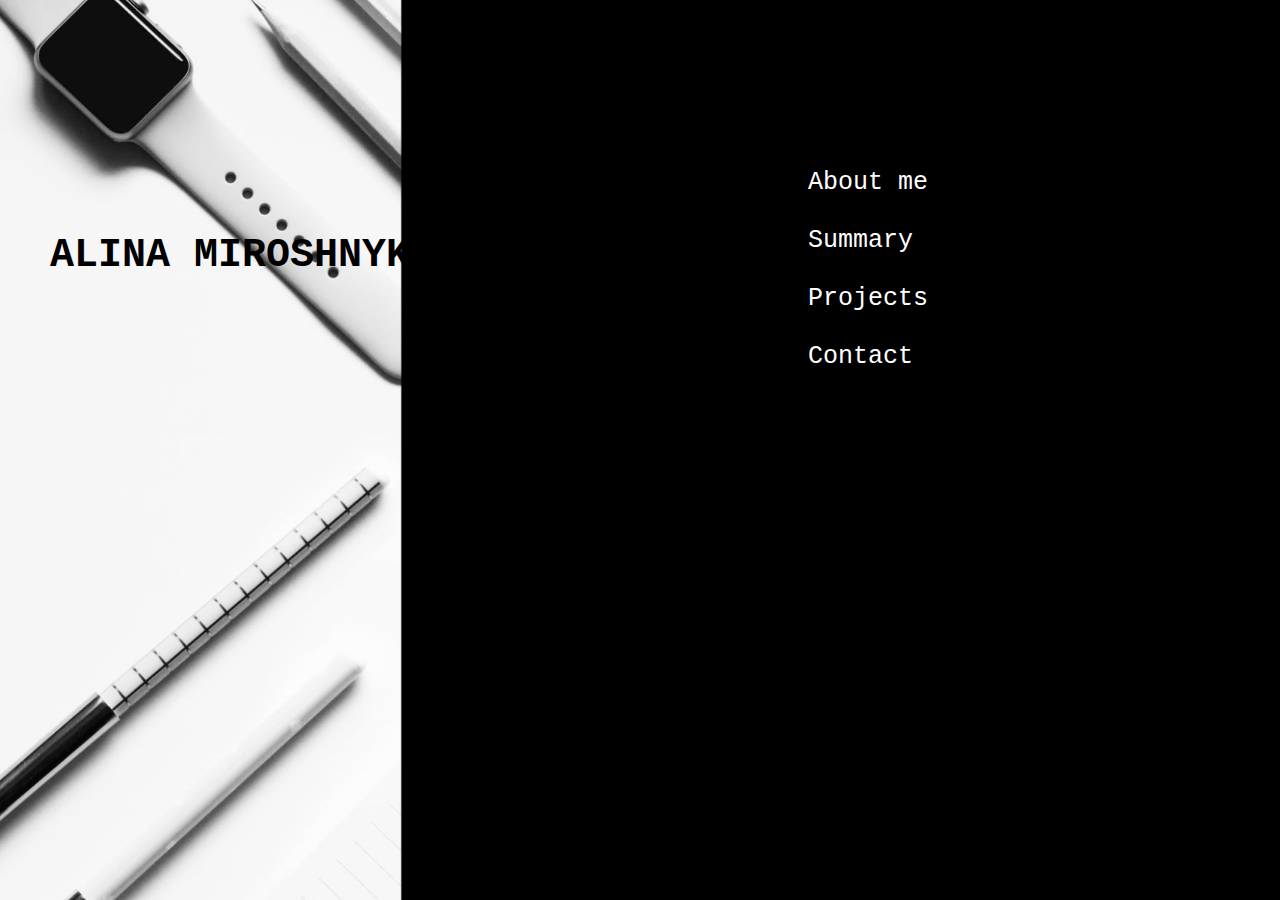
<file: index.html>
<doctype html>

    <head>
        <link type="text/css" rel="stylesheet" href="https://fonts.googleapis.com/css?family=Roboto:300,400,500,700">
        <meta charset="utf-8">
        <title>Alina Miroshnyk</title>
        <link rel="stylesheet" type="text/css" href="css/styles.css">
    </head>

    <body>
        <div class="split left">
            <div class="centered">
                <h2 style="color: black;">ALINA MIROSHNYK</h2>
            </div>

            <p style="color: white;">
                <a style="color: white;" href=" aboutme.html ">About me</a>
                <br>
                <br>

                <a style="color: white;" href="summary.html ">Summary</a>
                <br>
                <br>

                <a style="color: white;" href="projects.html ">Projects</a>
                <br>
                <br>

                <a style="color: white;" href="contact.html ">Contact</a>
                <br>
                <br>
            </p>

    </body>

    </html>
</file>
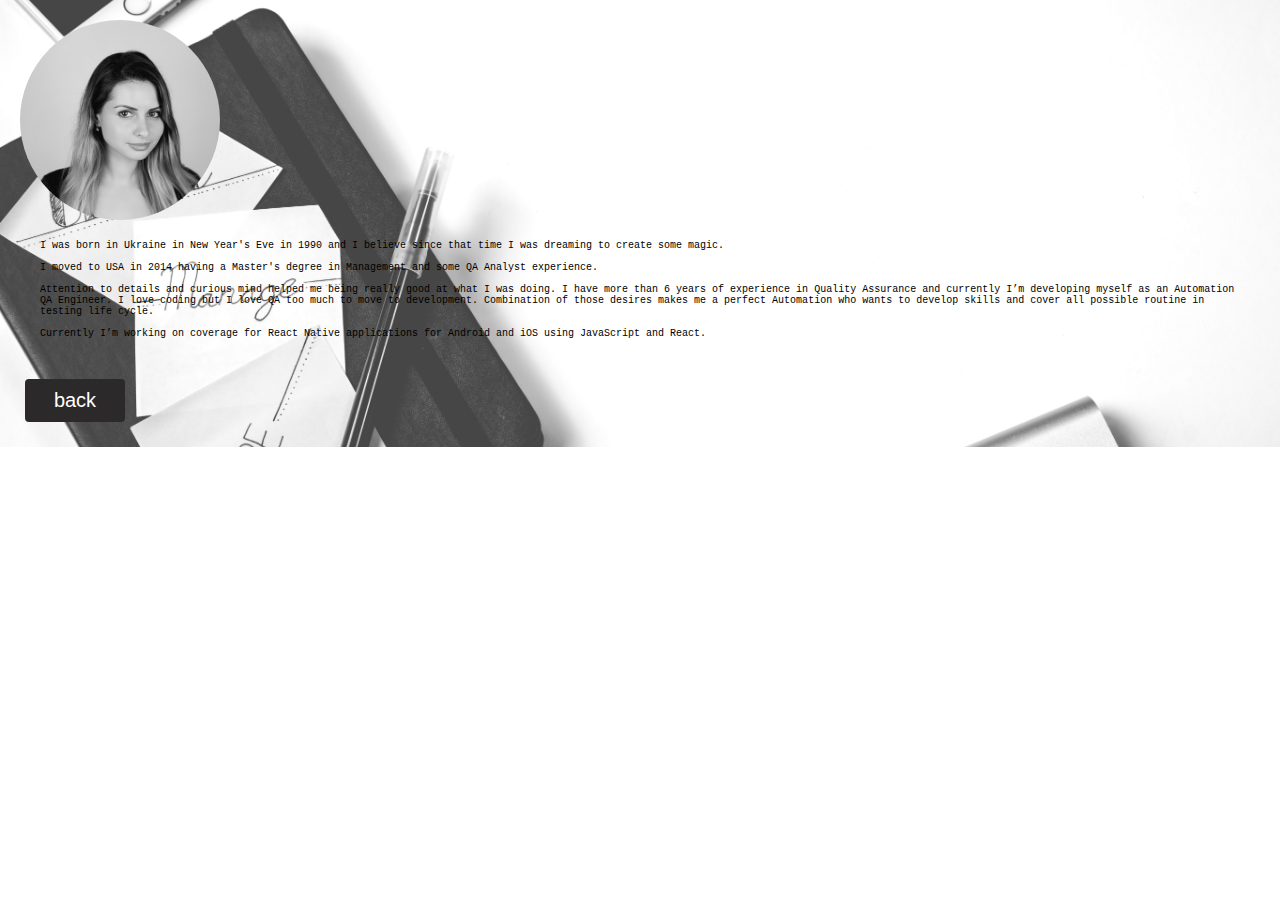
<file: aboutme.html>
<html>

<head>
    <meta charset="utf-8">
    <title>About me</title>
    <link rel="stylesheet" type="text/css" href="css/aboutme.css">
</head>

<body>
    <div class="container">
        <div class="info-section">
            <div class="my-image">
                <img class="myimg" src="assets/me.png" alt="just me" style="width:200px;height:200px;">
            </div>
                
            <div class="about-me-info">
                I was born in Ukraine in New Year's Eve in 1990 and I believe since that time I was dreaming to create some magic.
                <br> 
                <br>
                I moved to USA in 2014 having a Master's degree in Management and some QA Analyst experience.
                <br>
                <br>
                Attention to details and curious mind helped me being really good at what I was doing. I have more than 6 years of
                experience in Quality Assurance and currently I’m developing myself as an Automation QA Engineer. I love coding but I love
                QA too much to move to development. Combination of those desires makes me a perfect Automation who wants to develop
                skills and cover all possible routine in testing life cycle.
                <br> 
                <br>
                Currently I’m working on coverage for React Native applications for Android and iOS using JavaScript and React.
            </div>

            <button class="button" onclick="window.location.href='https://alinamiroshnyk.com/'" style="vertical-align:middle">
                    <span>back </span>
            </button>
           
        </div>
    </div>
</body>

</html>
</file>
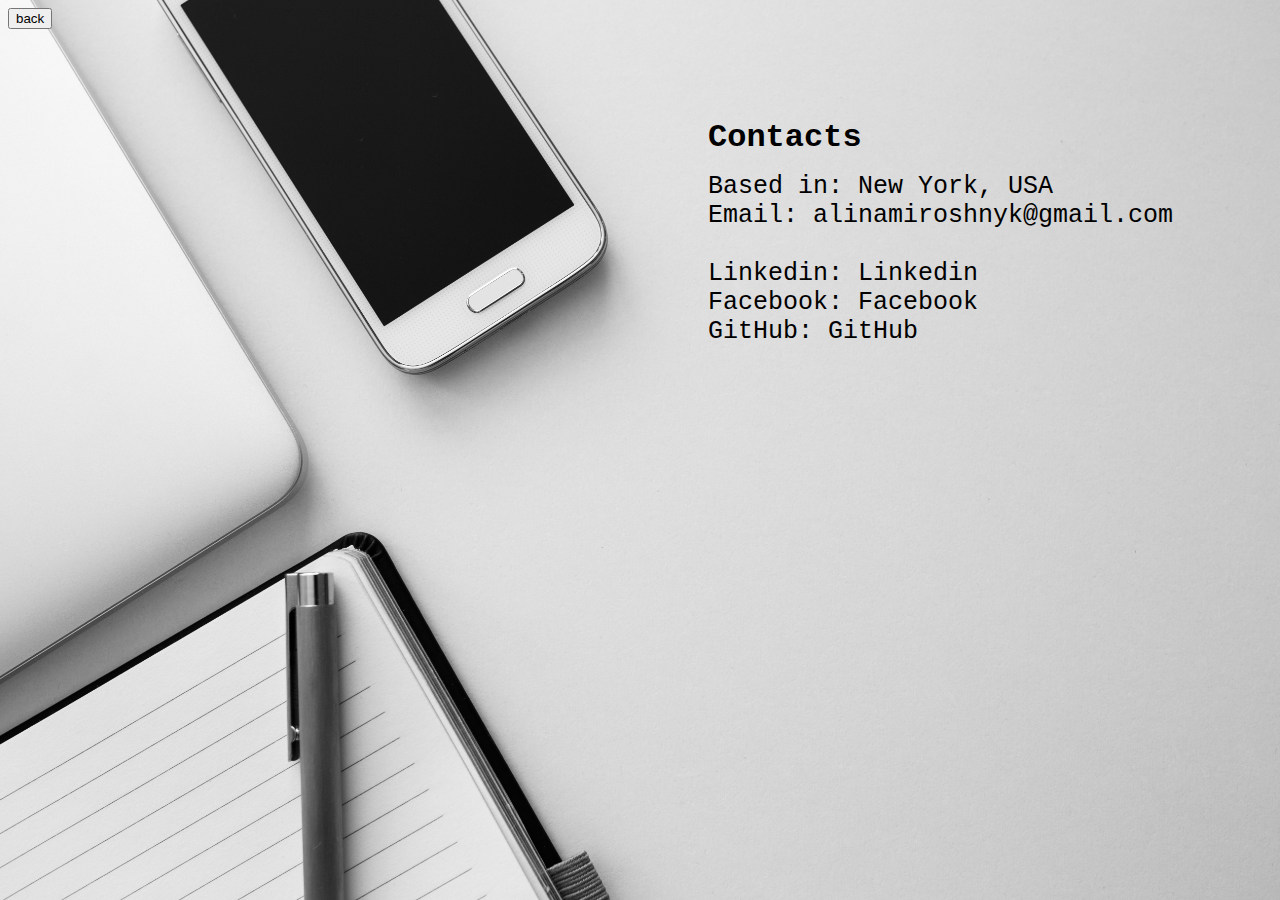
<file: contact.html>
<html>

<head>
    <link type="text/css" rel="stylesheet" href="https://fonts.googleapis.com/css?family=Roboto:300,400,500,700">
    <meta charset="utf-8">
    <title>Contacts</title>
    <link rel="stylesheet" type="text/css" href="css/contact.css">
</head>
<style>
    a:link {
        text-decoration: none;
    }

    a:visited {
        text-decoration: none;
    }

    a:hover {
        text-decoration: underline;
    }

    a:active {
        text-decoration: underline;
    }
</style>

<div class="h1">
    <h1>Contacts</h1>
</div>
<div class="p">
    <p>
        <br>Based in: New York, USA
        <br> Email: alinamiroshnyk@gmail.com
        <br>
        <br>Linkedin:
        <a style="color: black;" href="https://www.linkedin.com/in/alina-miroshnyk-08aa5794/">Linkedin</a>
        <br>Facebook:
        <a style="color: black;" href="https://www.facebook.com/alina.miroshnyk">Facebook</a>
        <br>GitHub:
        <a style="color: black;" href="https://github.com/alinamiroshnyk/alina.github.io">GitHub</a>
    </p>
    <button type="button">back</button>
</div>

</html>
</file>
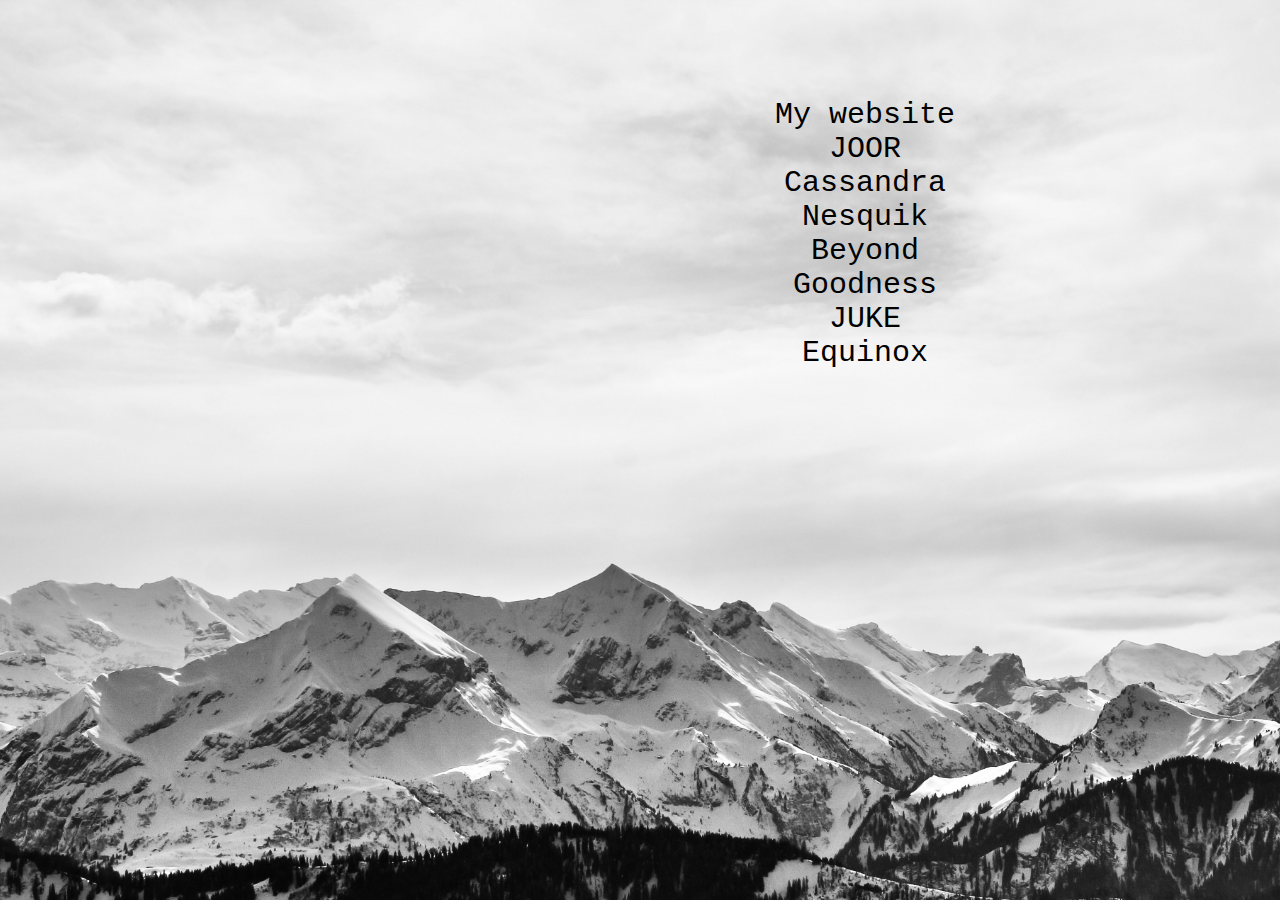
<file: projects.html>
<html>

<head>
    <link type="text/css" rel="stylesheet" href="https://fonts.googleapis.com/css?family=Roboto:300,400,500,700">
    <meta charset="utf-8">
    <title>Projects</title>
    <link rel="stylesheet" type="text/css" href="css/projects.css">
</head>
<p>
    My website
    <br>
    <a style="color: black;" href="https://jooraccess.com/">JOOR</a>
    <br>
    <a style="color: black;" href="https://cassandra.co/">Cassandra</a>
    <br>
    <a style="color: black;" href="https://www.nesquik.com/">Nesquik</a>
    <br>
    <a style="color: black;" href="https://www.beyondpetfood.com/">Beyond</a>
    <br>
    <a style="color: black;" href="https://www.goodnes.com/">Goodness</a>
    <br>
    <a style="color: black;" href="https://juke.com/de/start">JUKE</a>
    <br>
    <a style="color: black;" href="https://play.google.com/store/apps/details?id=com.equinoxfitness.equinox">Equinox</a>
    <br>

</p>

</html>
</file>
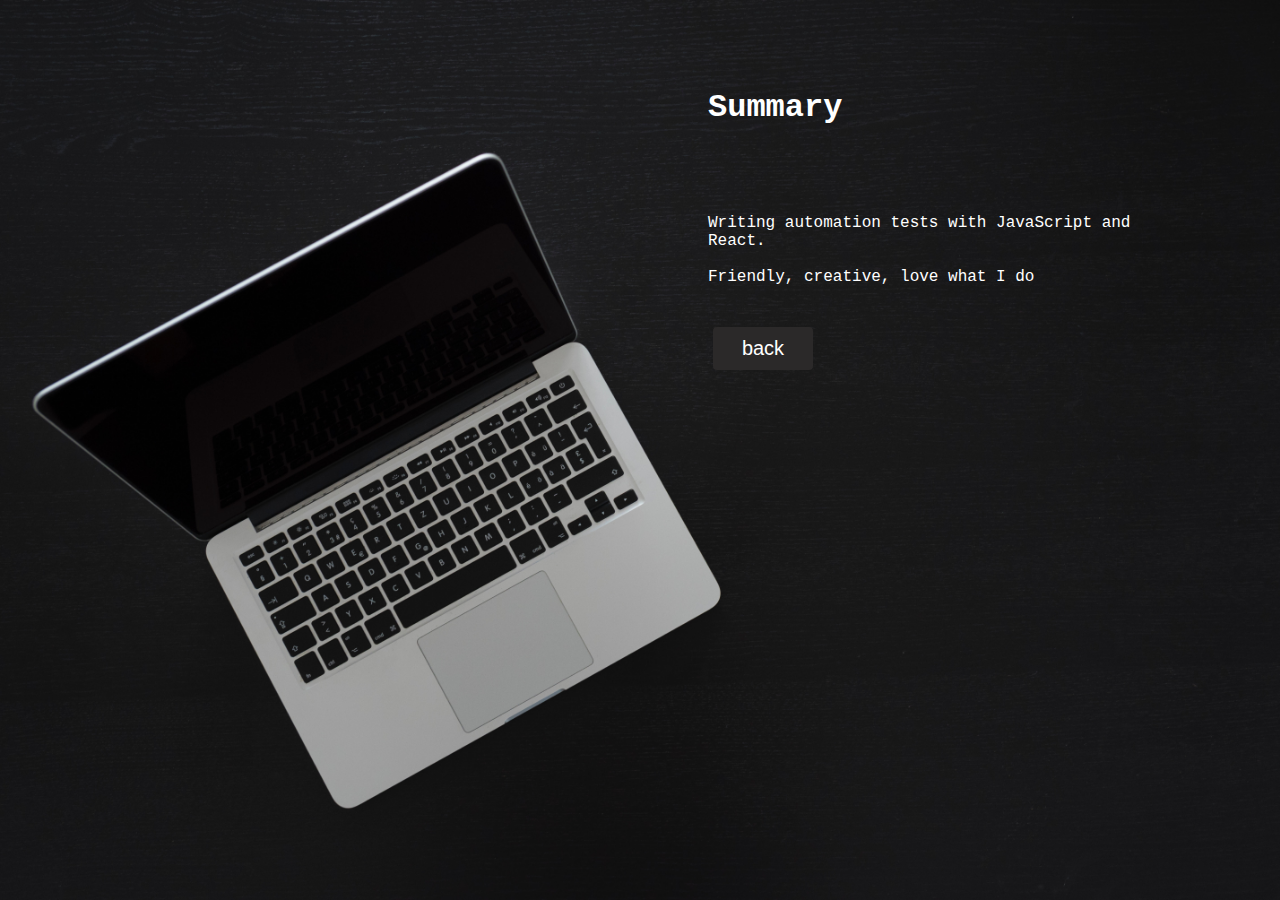
<file: summary.html>
<html>

<head>
    <link type="text/css" rel="stylesheet" href="https://fonts.googleapis.com/css?family=Roboto:300,400,500,700">
    <meta charset="utf-8">
    <title>Summary</title>
    <link rel="stylesheet" type="text/css" href="css/summary.css">
</head>

<div class="h1">
    <h1 style="color: white;">Summary</h1>
</div>

<div class="p">
    <p style="color: white;">
        Writing automation tests with JavaScript and React.
        <br>
        <br> Friendly, creative, love what I do
        <br>
        <br>
        <br>
        <button class="button" onclick="window.location.href='https://alinamiroshnyk.com/'" style="vertical-align:middle">
            <span>back </span>
        </button>
    </p>
</div>

</html>
</file>
<file: css/styles.css>
body {
  background-image: url("../images/home.png");
  background-repeat: no-repeat;
  background-position: center;
  background-size: cover;
}

h2 {
  font-family: "Courier New", Courier, monospace;
  font-size: 40px;
  position: absolute;
  top: 200px;
  left: 50px;
}

p {
  padding-top: 160px;
  padding-right: 30px;
  padding-bottom: 100px;
  padding-left: 800px;
  font-family: "Courier New", Courier, monospace;
  font-size: 25px;
  position: center;
}

a:link {
  text-decoration: none;
  text-emphasis-color: white;
}

a:visited {
  text-decoration: none;
  text-emphasis-color: white;
}

a:hover {
  text-decoration: underline;
  text-emphasis-color: white;
}

a:active {
  text-decoration: underline;
  text-emphasis-color: white;
}
</file>
<file: css/aboutme.css>
body {
  margin: 0;
  padding: 0;
}

.container {
  background-image: url("../assets/about.jpg");
  background-repeat: no-repeat;
  background-position: center;
  background-size: cover;
  height: auto;
  font-family: 'Courier New', Courier, monospace;
}

.info-section {
  margin-left: 900px;
  padding: 20px;
}

.myimg {
  border-radius: 50%;
  position: static;
}

.about-me-info {
  padding: 20px;
}

.button {
  display: inline-block;
  border-radius: 4px;
  background-color: rgb(43, 41, 41);
  border: none;
  color: #ffffff;
  text-align: center;
  font-size: 20px;
  padding: 10px;
  width: 100px;
  transition: all 0.5s;
  cursor: pointer;
  margin: 5px;
  margin-top: 20px;
}

.button span {
  cursor: pointer;
  display: inline-block;
  position: relative;
  transition: 0.5s;
}

.button span:after {
  content: "\00bb";
  position: absolute;
  opacity: 0;
  top: 0;
  right: -20px;
  transition: 0.5s;
}

.button:hover span {
  padding-right: 25px;
}

.button:hover span:after {
  opacity: 1;
  right: 0;
}

@media (min-width: 768px) {
  .container {
    width: auto;
  }
  
  .info-section {
    padding: 20px;
    font-size: 10px;
    width: auto;
    margin: 0;
  }
}
</file>
<file: css/contact.css>
body {
  background-image: url("../images/contact.jpg");
  background-repeat: no-repeat;
  background-position: center;
  background-size: cover;
}

h1 {
  padding-top: 90px;
  padding-right: 30px;
  padding-bottom: 50px;
  padding-left: 700px;
  font-family: "Courier New", Courier, monospace;
  position: absolute;
}

p {
  padding-top: 110px;
  padding-right: 30px;
  padding-bottom: 50px;
  padding-left: 700px;
  font-family: "Courier New", Courier, monospace;
  font-size: 25px;
  position: absolute;
}
.button {
  display: inline-block;
  border-radius: 4px;
  background-color: rgb(43, 41, 41);
  border: none;
  color: #ffffff;
  text-align: center;
  font-size: 20px;
  padding: 10px;
  width: 100px;
  transition: all 0.5s;
  cursor: pointer;
  margin: 5px;
}

.button span {
  cursor: pointer;
  display: inline-block;
  position: relative;
  transition: 0.5s;
}

.button span:after {
  content: "\00bb";
  position: absolute;
  opacity: 0;
  top: 0;
  right: -20px;
  transition: 0.5s;
}

.button:hover span {
  padding-right: 25px;
}

.button:hover span:after {
  opacity: 1;
  right: 0;
}
</file>
<file: css/projects.css>
body {
  background-image: url("../images/projects.jpg");
  background-repeat: no-repeat;
  background-position: center;
  background-size: cover;
}

p {
  padding-top: 90px;
  padding-right: 50px;
  padding-bottom: 50px;
  padding-left: 500px;
  font-family: "Courier New", Courier, monospace;
  font-size: 30px;
  position: center;
  text-align: center;
}

a:link {
  text-decoration: none;
  text-emphasis-color: black;
}

a:visited {
  text-decoration: none;
  text-emphasis-color: black;
}

a:hover {
  text-decoration: underline;
  text-emphasis-color: black;
}

a:active {
  text-decoration: underline;
  text-emphasis-color: black;
}
</file>
<file: css/summary.css>
body {
  background-image: url("../images/summary.jpg");
  background-repeat: no-repeat;
  background-position: center;
  background-size: cover;
}

div.h1 {
  padding-top: 60px;
  padding-right: 100px;
  padding-bottom: 50px;
  padding-left: 700px;
  font-family: "Courier New", Courier, monospace;
}

div.p {
  padding-top: 0px;
  padding-right: 100px;
  padding-bottom: 50px;
  padding-left: 700px;
  font-family: "Courier New", Courier, monospace;
}
.button {
  display: inline-block;
  border-radius: 4px;
  background-color: rgb(43, 41, 41);
  border: none;
  color: #ffffff;
  text-align: center;
  font-size: 20px;
  padding: 10px;
  width: 100px;
  transition: all 0.5s;
  cursor: pointer;
  margin: 5px;
}

.button span {
  cursor: pointer;
  display: inline-block;
  position: relative;
  transition: 0.5s;
}

.button span:after {
  content: "\00bb";
  position: absolute;
  opacity: 0;
  top: 0;
  right: -20px;
  transition: 0.5s;
}

.button:hover span {
  padding-right: 25px;
}

.button:hover span:after {
  opacity: 1;
  right: 0;
}
</file>
